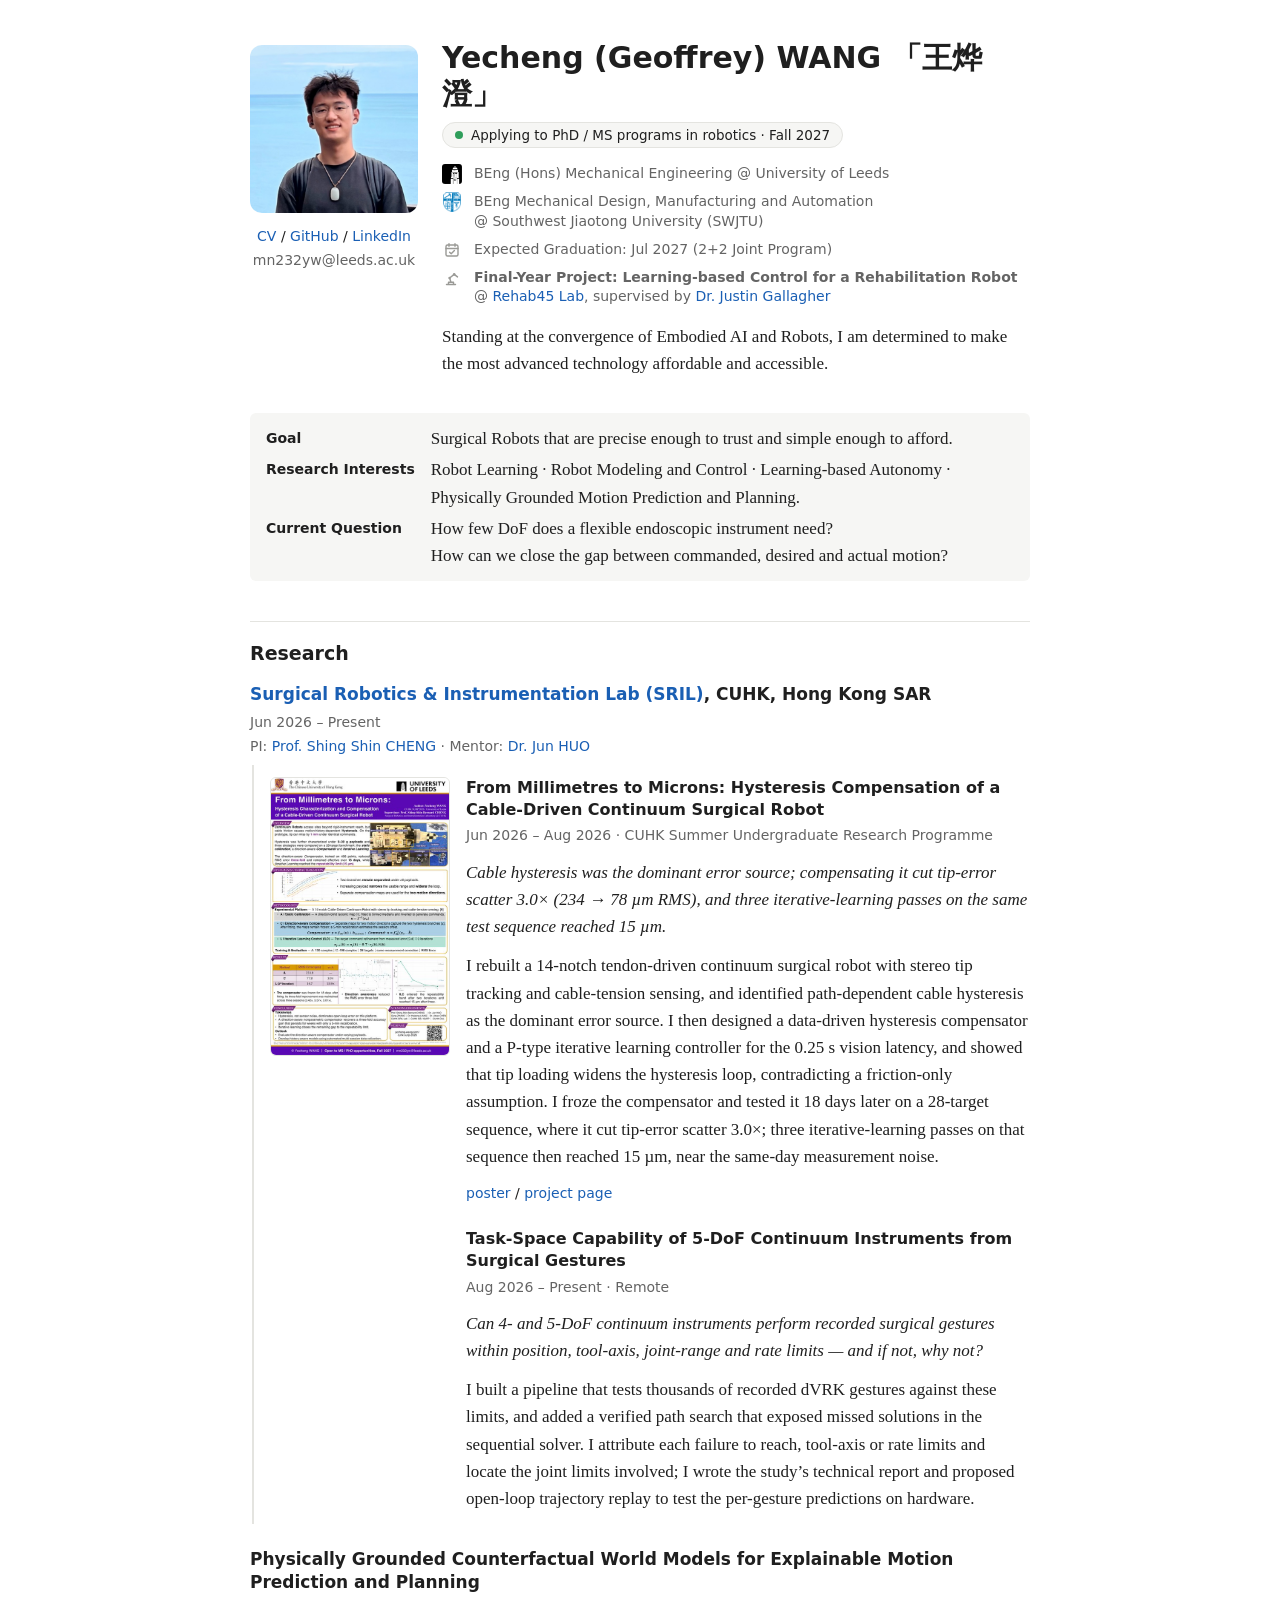
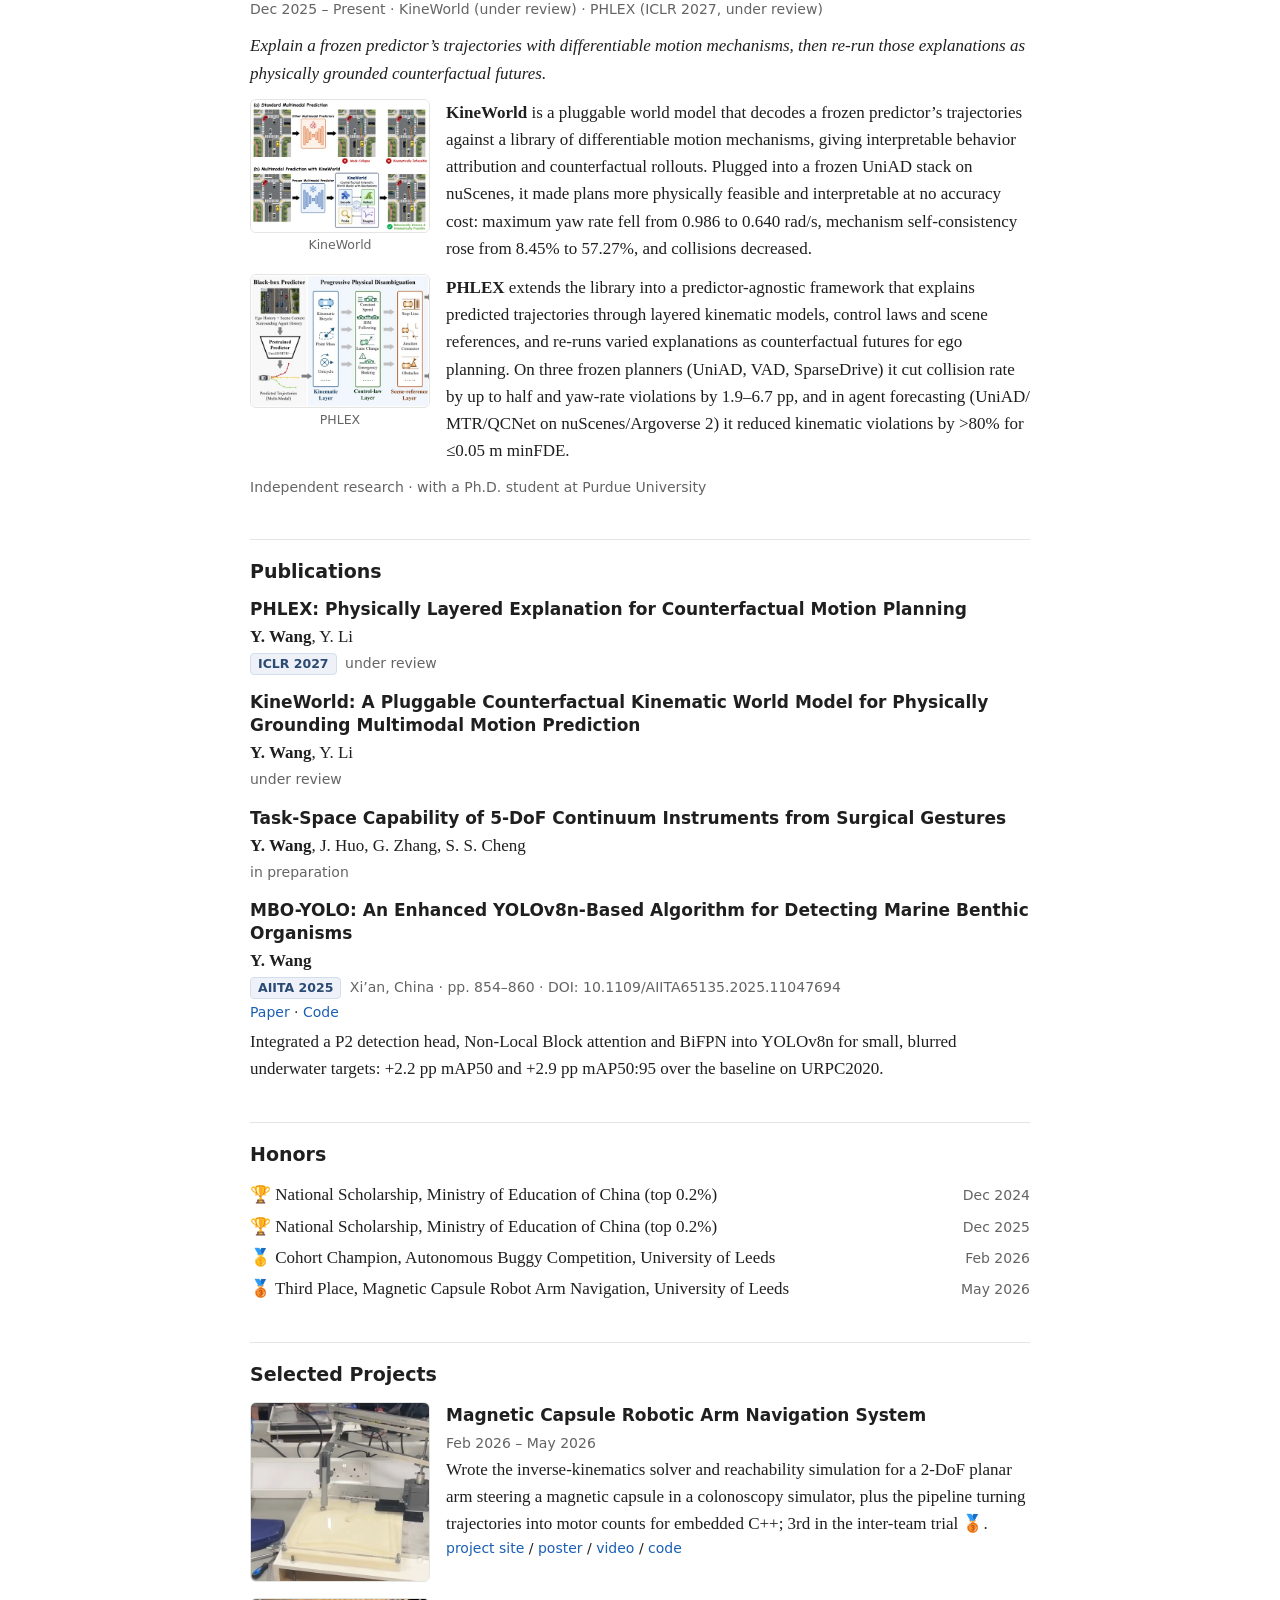
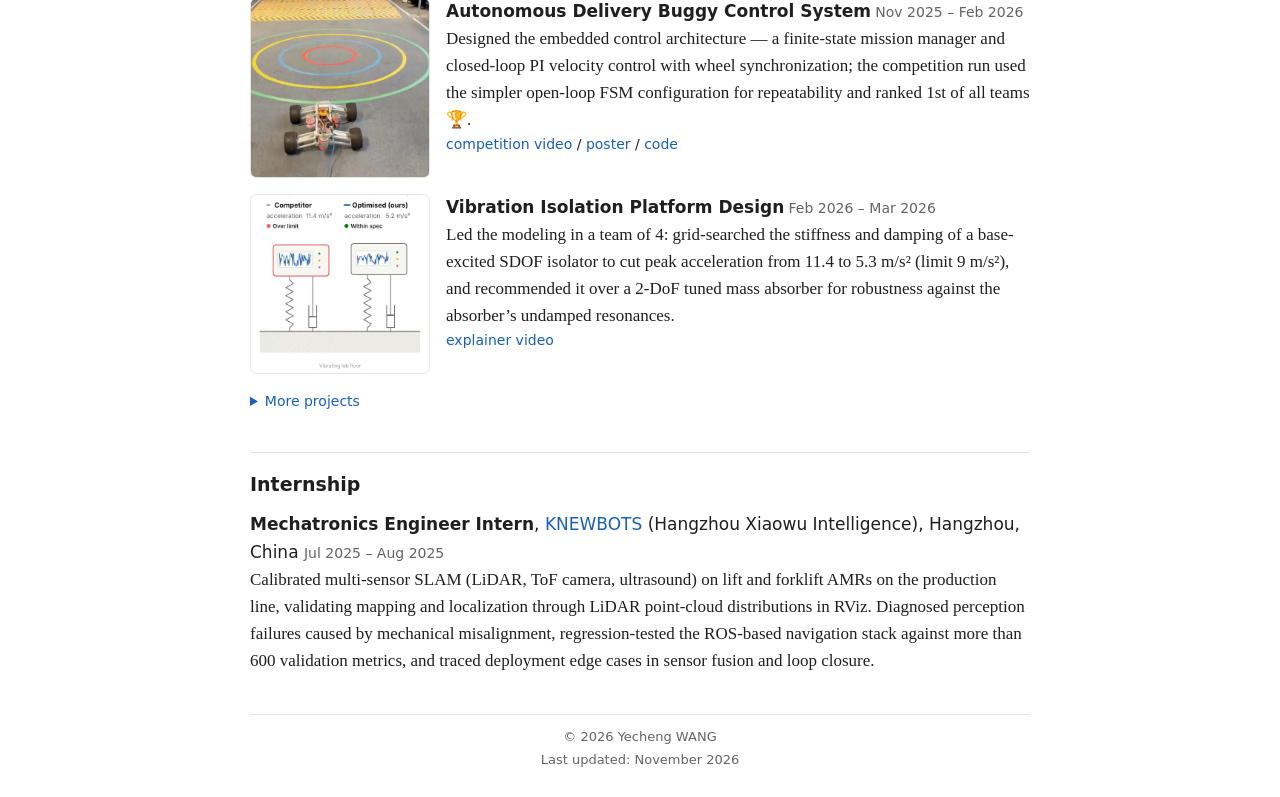
<file: index.html>
<!DOCTYPE html>
<html lang="en">
<head>
  <meta charset="UTF-8">
  <meta name="viewport" content="width=device-width, initial-scale=1.0">
  <title>Yecheng (Geoffrey) WANG</title>
  <meta name="description" content="Yecheng (Geoffrey) WANG — final-year Mechanical Engineering undergraduate at the University of Leeds and SWJTU, applying to robotics PhD programs for Fall 2027. Continuum surgical robots and physically grounded motion prediction.">
  <meta name="color-scheme" content="light dark">
  <meta name="theme-color" content="#ffffff" media="(prefers-color-scheme: light)">
  <meta name="theme-color" content="#121315" media="(prefers-color-scheme: dark)">

  <link rel="icon" type="image/png" sizes="32x32" href="assets/site/favicon-32.png">
  <link rel="icon" type="image/png" sizes="180x180" href="assets/site/favicon-180.png">
  <link rel="apple-touch-icon" href="assets/site/favicon-180.png">

  <meta property="og:type" content="website">
  <meta property="og:site_name" content="Yecheng WANG">
  <meta property="og:url" content="https://yecheng-wang.com/">
  <meta property="og:title" content="Yecheng (Geoffrey) WANG">
  <meta property="og:description" content="Final-year Mechanical Engineering undergraduate (Leeds &amp; SWJTU) applying to robotics PhD programs for Fall 2027. Continuum surgical robot modeling and control; physically grounded motion prediction.">
  <meta property="og:image" content="https://yecheng-wang.com/assets/site/profile.jpg">
  <meta property="og:image:width" content="993">
  <meta property="og:image:height" content="993">
  <meta property="og:image:alt" content="Portrait of Yecheng (Geoffrey) WANG">
  <meta name="twitter:card" content="summary">
  <meta name="twitter:title" content="Yecheng (Geoffrey) WANG">
  <meta name="twitter:description" content="Final-year Mechanical Engineering undergraduate (Leeds &amp; SWJTU) applying to robotics PhD programs for Fall 2027. Continuum surgical robot modeling and control; physically grounded motion prediction.">
  <meta name="twitter:image" content="https://yecheng-wang.com/assets/site/profile.jpg">
  <meta name="twitter:image:alt" content="Portrait of Yecheng (Geoffrey) WANG">

  <link rel="stylesheet" href="style.css">
</head>
<body>
<main>

  <header class="intro">
    <div class="intro-side">
      <img class="portrait" src="assets/site/profile.jpg" alt="Portrait of Yecheng (Geoffrey) WANG" width="993" height="993">
      <p class="links">
        <a href="assets/CV/20261110_Yecheng_WANG_CV_preview.pdf">CV</a> /
        <a href="https://github.com/Geoffrey-WANG-1027">GitHub</a> /
        <a href="https://www.linkedin.com/in/yecheng-geoffrey-wang/?locale=en-US">LinkedIn</a>
      </p>
      <p class="contact">mn232yw@leeds.ac.uk</p>
    </div>
    <div class="intro-text">
      <h1>Yecheng (Geoffrey) WANG <span lang="zh-CN">「王烨澄」</span></h1>
      <p class="status"><span class="status-dot" aria-hidden="true"></span>Applying to PhD / MS programs in robotics · Fall 2027</p>
      <p class="edu">
        <span class="edu-line"><img class="edu-logo edu-logo-mono" src="assets/site/leeds-logo.png" alt="" width="20" height="20"><span>BEng (Hons) Mechanical Engineering @ University of Leeds</span></span>
        <span class="edu-line"><img class="edu-logo" src="assets/site/swjtu-logo-small.png" alt="" width="20" height="20"><span><span class="edu-part">BEng Mechanical Design, Manufacturing and Automation</span> <span class="edu-part">@ Southwest Jiaotong University (SWJTU)</span></span></span>
        <span class="edu-line edu-grad"><svg class="edu-icon" viewBox="-2 -2 20 20" width="20" height="20" aria-hidden="true" focusable="false"><rect x="2" y="3" width="12" height="11" rx="1.5" fill="none" stroke="currentColor" stroke-width="1.4"/><path d="M2 6.5h12M5 1.8v2.4M11 1.8v2.4M5.6 10.2l1.6 1.6 3.2-3.2" fill="none" stroke="currentColor" stroke-width="1.4" stroke-linecap="round" stroke-linejoin="round"/></svg><span><span class="edu-part">Expected Graduation: Jul 2027</span> <span class="edu-part">(2+2 Joint Program)</span></span></span>
        <span class="edu-line edu-grad"><svg class="edu-icon" viewBox="-2 -2 20 20" width="20" height="20" aria-hidden="true" focusable="false"><path d="M2.5 14.5h9M4.5 14.5v-2.3h5v2.3M7 12.2 5.6 8l4.6-3.6 3.3 2.5" fill="none" stroke="currentColor" stroke-width="1.4" stroke-linecap="round" stroke-linejoin="round"/><circle cx="5.6" cy="8" r="1.3" fill="currentColor"/><circle cx="10.2" cy="4.4" r="1.3" fill="currentColor"/></svg><span><span class="edu-part"><strong>Final-Year Project: Learning-based Control for a Rehabilitation Robot</strong></span> <span class="edu-part">@ <a href="https://www.rehab45.com/">Rehab45 Lab</a>, supervised&nbsp;by <a href="https://eps.leeds.ac.uk/mechanical-engineering/staff/384/dr-justin-f-gallagher">Dr.&nbsp;Justin&nbsp;Gallagher</a></span></span></span>
      </p>
      <p>
        Standing at the convergence of Embodied AI and Robots, I am determined to make the most advanced technology affordable and accessible.
      </p>
    </div>
  </header>

  <dl class="focus">
    <dt>Goal</dt>
    <dd>Surgical Robots that are precise enough to trust and simple enough to afford.</dd>
    <dt>Research Interests</dt>
    <dd>Robot Learning · Robot Modeling and Control · Learning-based Autonomy · Physically Grounded Motion Prediction and Planning.</dd>
    <dt>Current Question</dt>
    <dd>How few DoF does a flexible endoscopic instrument need?<br>How can we close the gap between commanded, desired and actual motion?</dd>
  </dl>

  <section>
    <h2>Research</h2>

    <div class="lab">
      <p class="lab-name">
        <a href="https://sites.google.com/view/surgicalroboticslab">Surgical Robotics &amp; Instrumentation Lab (SRIL)</a>, CUHK, Hong Kong SAR
        <span class="date">Jun 2026 – Present</span>
      </p>
      <p class="meta">
        PI: <a href="https://www4.mae.cuhk.edu.hk/peoples/cheng-shing-shin/">Prof.&nbsp;Shing&nbsp;Shin&nbsp;CHENG</a> ·
        Mentor: <a href="https://fokkwan.github.io/huojun.github.io/">Dr.&nbsp;Jun&nbsp;HUO</a>
      </p>

      <article class="entry">
        <div class="thumb"><a href="cuhk-surp-2026/"><img src="assets/site/surp-poster-thumb.jpg" alt="Poster: From Millimetres to Microns (CUHK SURP 2026)" width="480" height="747" loading="lazy"></a></div>
        <div class="entry-text">
          <h3>From Millimetres to Microns: Hysteresis Compensation of a Cable-Driven Continuum Surgical Robot</h3>
          <p class="meta">Jun 2026 – Aug 2026 · CUHK Summer Undergraduate Research Programme</p>
          <p class="takeaway">Cable hysteresis was the dominant error source; compensating it cut tip-error scatter 3.0× (234 → 78 µm RMS), and three iterative-learning passes on the same test sequence reached 15 µm.</p>
          <p>
            I rebuilt a 14-notch tendon-driven continuum surgical robot with stereo tip tracking and cable-tension sensing, and identified path-dependent cable hysteresis as the dominant error source.
            I then designed a data-driven hysteresis compensator and a P-type iterative learning controller for the 0.25 s vision latency, and showed that tip loading widens the hysteresis loop, contradicting a friction-only assumption.
            I froze the compensator and tested it 18 days later on a 28-target sequence, where it cut tip-error scatter 3.0×; three iterative-learning passes on that sequence then reached 15 µm, near the same-day measurement noise.
          </p>
          <p class="links">
            <a href="assets/SURP2026/SURP2026_Poster_From_Millimetres_to_Microns.pdf">poster</a> /
            <a href="cuhk-surp-2026/">project page</a>
          </p>
        </div>
      </article>

      <article class="entry">
        <div class="thumb"></div>
        <div class="entry-text">
          <h3>Task-Space Capability of 5-DoF Continuum Instruments from Surgical Gestures</h3>
          <p class="meta">Aug 2026 – Present · Remote</p>
          <p class="takeaway">Can 4- and 5-DoF continuum instruments perform recorded surgical gestures within position, tool-axis, joint-range and rate limits — and if not, why not?</p>
          <p>
            I built a pipeline that tests thousands of recorded dVRK gestures against these limits, and added a verified path search that exposed missed solutions in the sequential solver.
            I attribute each failure to reach, tool-axis or rate limits and locate the joint limits involved; I wrote the study’s technical report and proposed open-loop trajectory replay to test the per-gesture predictions on hardware.
          </p>
        </div>
      </article>
    </div>

    <article class="group">
      <h3>Physically Grounded Counterfactual World Models for Explainable Motion Prediction and Planning</h3>
      <p class="meta">Dec 2025 – Present · KineWorld (under review) · PHLEX (ICLR 2027, under review)</p>
      <p class="takeaway">Explain a frozen predictor’s trajectories with differentiable motion mechanisms, then re-run those explanations as physically grounded counterfactual futures.</p>
      <div class="entry">
        <figure class="thumb"><a href="assets/KineWorld/KineWorld-overview.jpg"><img src="assets/KineWorld/KineWorld-thumb.jpg" alt="KineWorld overview: standard multimodal predictors show mode collapse or kinematically infeasible trajectories; a frozen predictor with KineWorld yields diverse, feasible ones" width="480" height="355" loading="lazy"></a><figcaption>KineWorld</figcaption></figure>
        <div class="entry-text">
          <p>
            <strong>KineWorld</strong> is a pluggable world model that decodes a frozen predictor’s trajectories against a library of differentiable motion mechanisms, giving interpretable behavior attribution and counterfactual rollouts. Plugged into a frozen UniAD stack on nuScenes, it made plans more physically feasible and interpretable at no accuracy cost: maximum yaw rate fell from 0.986 to 0.640&nbsp;rad/s, mechanism self-consistency rose from 8.45% to 57.27%, and collisions decreased.
          </p>
        </div>
      </div>
      <div class="entry">
        <figure class="thumb"><a href="assets/PHLEX/PHLEX-overview.jpg"><img src="assets/PHLEX/PHLEX-thumb.jpg" alt="PHLEX overview (excerpt): a black-box predictor’s trajectories explained through kinematic, control-law and scene-reference layers" width="480" height="356" loading="lazy"></a><figcaption>PHLEX</figcaption></figure>
        <div class="entry-text">
          <p>
            <strong>PHLEX</strong> extends the library into a predictor-agnostic framework that explains predicted trajectories through layered kinematic models, control laws and scene references, and re-runs varied explanations as counterfactual futures for ego planning.
            On three frozen planners (UniAD, VAD, SparseDrive) it cut collision rate by up to half and yaw-rate violations by 1.9–6.7&nbsp;pp, and in agent forecasting (UniAD/<wbr>MTR/<wbr>QCNet on nuScenes/<wbr>Argoverse&nbsp;2) it reduced kinematic violations by &gt;80% for ≤0.05&nbsp;m minFDE.
          </p>
        </div>
      </div>
      <p class="meta">Independent research · with a Ph.D. student at Purdue University</p>
    </article>
  </section>

  <section>
    <h2>Publications</h2>
    <ul class="pubs">
      <li>
        <p class="pub-title">PHLEX: Physically Layered Explanation for Counterfactual Motion Planning</p>
        <p class="authors"><strong>Y. Wang</strong>, Y. Li</p>
        <p class="venue"><span class="badge">ICLR 2027</span> under review</p>
      </li>
      <li>
        <p class="pub-title">KineWorld: A Pluggable Counterfactual Kinematic World Model for Physically Grounding Multimodal Motion Prediction</p>
        <p class="authors"><strong>Y. Wang</strong>, Y. Li</p>
        <p class="venue">under review</p>
      </li>
      <li>
        <p class="pub-title">Task-Space Capability of 5-DoF Continuum Instruments from Surgical Gestures</p>
        <p class="authors"><strong>Y. Wang</strong>, J. Huo, G. Zhang, S. S. Cheng</p>
        <p class="venue">in preparation</p>
      </li>
      <li>
        <p class="pub-title">MBO-YOLO: An Enhanced YOLOv8n-Based Algorithm for Detecting Marine Benthic Organisms</p>
        <p class="authors"><strong>Y. Wang</strong></p>
        <p class="venue"><span class="badge">AIITA 2025</span> Xi’an, China · pp. 854–860 · DOI: 10.1109/AIITA65135.2025.11047694</p>
        <p class="links">
          <a href="https://doi.org/10.1109/AIITA65135.2025.11047694">Paper</a> ·
          <a href="https://github.com/Geoffrey-WANG-1027/MBO-YOLO">Code</a>
        </p>
        <p class="pub-note">Integrated a P2 detection head, Non-Local Block attention and BiFPN into YOLOv8n for small, blurred underwater targets: +2.2 pp mAP50 and +2.9 pp mAP50:95 over the baseline on URPC2020.</p>
      </li>
    </ul>
  </section>

  <section>
    <h2>Honors</h2>
    <ul class="honors">
      <li><span>🏆 National Scholarship, Ministry of Education of China (top 0.2%)</span> <span class="date">Dec 2024</span></li>
      <li><span>🏆 National Scholarship, Ministry of Education of China (top 0.2%)</span> <span class="date">Dec 2025</span></li>
      <li><span>🥇 Cohort Champion, Autonomous Buggy Competition, University of Leeds</span> <span class="date">Feb 2026</span></li>
      <li><span>🥉 Third Place, Magnetic Capsule Robot Arm Navigation, University of Leeds</span> <span class="date">May 2026</span></li>
    </ul>
  </section>

  <section>
    <h2>Selected Projects</h2>
    <ul class="projects">
      <li class="entry">
        <div class="thumb"><a href="https://drive.google.com/file/d/1rrjkqaAxe2o2ySkoFOdLAn-IhrI9FsUY/view?usp=sharing" aria-label="Full video: magnetic capsule robotic arm"><video src="assets/Colonoscopy/RobotArm.mp4" poster="assets/Colonoscopy/RobotArm.jpg" width="480" height="480" autoplay muted loop playsinline disablepictureinpicture></video></a></div>
        <div class="entry-text">
          <span class="proj-title">Magnetic Capsule Robotic Arm Navigation System</span> <span class="date">Feb 2026 – May 2026</span><br>
          Wrote the inverse-kinematics solver and reachability simulation for a 2-DoF planar arm steering a magnetic capsule in a colonoscopy simulator, plus the pipeline turning trajectories into motor counts for embedded C++; 3rd in the inter-team trial 🥉.
          <span class="links">
            <a href="https://yecheng-wang.com/MECH2636-A3b-Team4/">project site</a> /
            <a href="assets/Colonoscopy/Colonoscopy_Team4_Poster.pdf">poster</a> /
            <a href="https://drive.google.com/file/d/1rrjkqaAxe2o2ySkoFOdLAn-IhrI9FsUY/view?usp=sharing">video</a> /
            <a href="https://yecheng-wang.com/MECH2636-A3b-Team4/#code">code</a>
          </span>
        </div>
      </li>
      <li class="entry">
        <div class="thumb"><a href="https://drive.google.com/file/d/1tDfyhSkPPQLBvlEug_h4g9MyPTMVsvAy/view?usp=sharing" aria-label="Full competition video: autonomous delivery buggy"><video src="assets/Buggy/AutoBuggy.mp4" poster="assets/Buggy/AutoBuggy.jpg" width="480" height="480" autoplay muted loop playsinline disablepictureinpicture></video></a></div>
        <div class="entry-text">
          <span class="proj-title">Autonomous Delivery Buggy Control System</span> <span class="date">Nov 2025 – Feb 2026</span><br>
          Designed the embedded control architecture — a finite-state mission manager and closed-loop PI velocity control with wheel synchronization; the competition run used the simpler open-loop FSM configuration for repeatability and ranked 1st of all teams 🏆.
          <span class="links">
            <a href="https://drive.google.com/file/d/1tDfyhSkPPQLBvlEug_h4g9MyPTMVsvAy/view?usp=sharing">competition video</a> /
            <a href="assets/Buggy/Buggy2_Poster_Group30.pdf">poster</a> /
            <a href="https://github.com/Geoffrey-WANG-1027/Geoffrey-WANG-1027.github.io/blob/main/assets/Buggy/Buggy-Version_09_04Feb2026.ino">code</a>
          </span>
        </div>
      </li>
      <li class="entry">
        <div class="thumb"><a href="assets/Vibration/VibrationPlatform.mp4" aria-label="Full explainer video: vibration isolation platform"><video src="assets/Vibration/VibrationPlatform-loop.mp4" poster="assets/Vibration/VibrationPlatform.jpg" width="480" height="480" autoplay muted loop playsinline disablepictureinpicture></video></a></div>
        <div class="entry-text">
          <span class="proj-title">Vibration Isolation Platform Design</span> <span class="date">Feb 2026 – Mar 2026</span><br>
          Led the modeling in a team of 4: grid-searched the stiffness and damping of a base-excited SDOF isolator to cut peak acceleration from 11.4 to 5.3 m/s² (limit 9 m/s²), and recommended it over a 2-DoF tuned mass absorber for robustness against the absorber’s undamped resonances.
          <span class="links">
            <a href="assets/Vibration/VibrationPlatform.mp4">explainer video</a>
          </span>
        </div>
      </li>
    </ul>

    <details class="more">
      <summary>More projects</summary>
      <ul class="projects">
        <li class="entry">
          <div class="thumb"><a href="assets/Helicopter/Helicopter-success-144-P72-I5.0-D38.mp4" aria-label="Full video: helicopter altitude control"><video src="assets/Helicopter/HoverHelicopter.mp4" poster="assets/Helicopter/HoverHelicopter.jpg" width="480" height="480" autoplay muted loop playsinline disablepictureinpicture></video></a></div>
          <div class="entry-text">
            <span class="proj-title">Helicopter Altitude Control</span> <span class="date">Mar 2025 – Apr 2025</span><br>
            Implemented and tuned a PID altitude controller for a tethered single-axis helicopter rig, run remotely on the University of Leeds ReLOAD platform: take-off, timed hover within ±2 cm of the target height, and landing.
            <span class="links">
              <a href="assets/Helicopter/Helicopter-success-144-P72-I5.0-D38.mp4">video</a> /
              <a href="https://github.com/Geoffrey-WANG-1027/Geoffrey-WANG-1027.github.io/blob/main/assets/Helicopter/helicopter-code-submission.ino">code</a>
            </span>
          </div>
        </li>
        <li>
          <span class="proj-title">Bridge Load Analysis, Simulation and Manufacture</span> <span class="date">Mar 2025 – Apr 2025</span><br>
          Modeled a 2D truss bridge from engineering statics, solved the 24-equation system in MATLAB for load simulation, and built a MATLAB GUI that predicts vulnerable members and maximum load capacity.
          <span class="links">
            <a href="assets/Bridge/Bridge_GUI_Max_Load.png">GUI screenshot</a> /
            <a href="assets/Bridge/Bridge_Model.png">truss model</a> /
            <a href="https://github.com/Geoffrey-WANG-1027/Geoffrey-WANG-1027.github.io/blob/main/assets/Bridge/Bridge_MATLAB_Programme.m">code</a>
          </span>
        </li>
        <li>
          <span class="proj-title">YOLO-Based Automatic-Checkout Cart</span> <span class="date">Apr 2024 – Apr 2025</span><br>
          Built a Raspberry Pi 5 cart prototype fusing a fisheye camera and a load cell, with a 2-DoF pan-tilt laser pointer that flags unrecognized items; a YOLOv8n with Multi-Scale Dilated Attention reached 92.4% mAP@0.5 at &lt;1 s/item on the edge device.
          <span class="links">
            <a href="https://drive.google.com/file/d/1BlUWreXHZuj0EXk5a2Ds2V-Xg8t7brg7/view?usp=drive_link">demo video</a> /
            <a href="assets/SRTP2024/SRTP_YOLO_Cart_Slides.pdf">slides</a>
          </span>
        </li>
      </ul>
    </details>
  </section>

  <section>
    <h2>Internship</h2>
    <ul class="projects">
      <li>
        <span class="proj-head"><span class="proj-title">Mechatronics Engineer Intern</span>, <a href="https://en.knewbots.com/">KNEWBOTS</a> (Hangzhou Xiaowu Intelligence), Hangzhou, China <span class="date">Jul 2025 – Aug 2025</span></span><br>
        Calibrated multi-sensor SLAM (LiDAR, ToF camera, ultrasound) on lift and forklift AMRs on the production line, validating mapping and localization through LiDAR point-cloud distributions in RViz.
        Diagnosed perception failures caused by mechanical misalignment, regression-tested the ROS-based navigation stack against more than 600 validation metrics, and traced deployment edge cases in sensor fusion and loop closure.
      </li>
    </ul>
  </section>

  <footer>
    <p class="updated">© 2026 Yecheng WANG</p>
    <p class="updated">Last updated: November 2026</p>
  </footer>

</main>
<script>
  // Project clips autoplay muted; with reduced motion they stay on their still frame.
  if (matchMedia('(prefers-reduced-motion: reduce)').matches)
    document.querySelectorAll('video[autoplay]').forEach(v => { v.autoplay = false; v.pause(); });
</script>
</body>
</html>
</file>
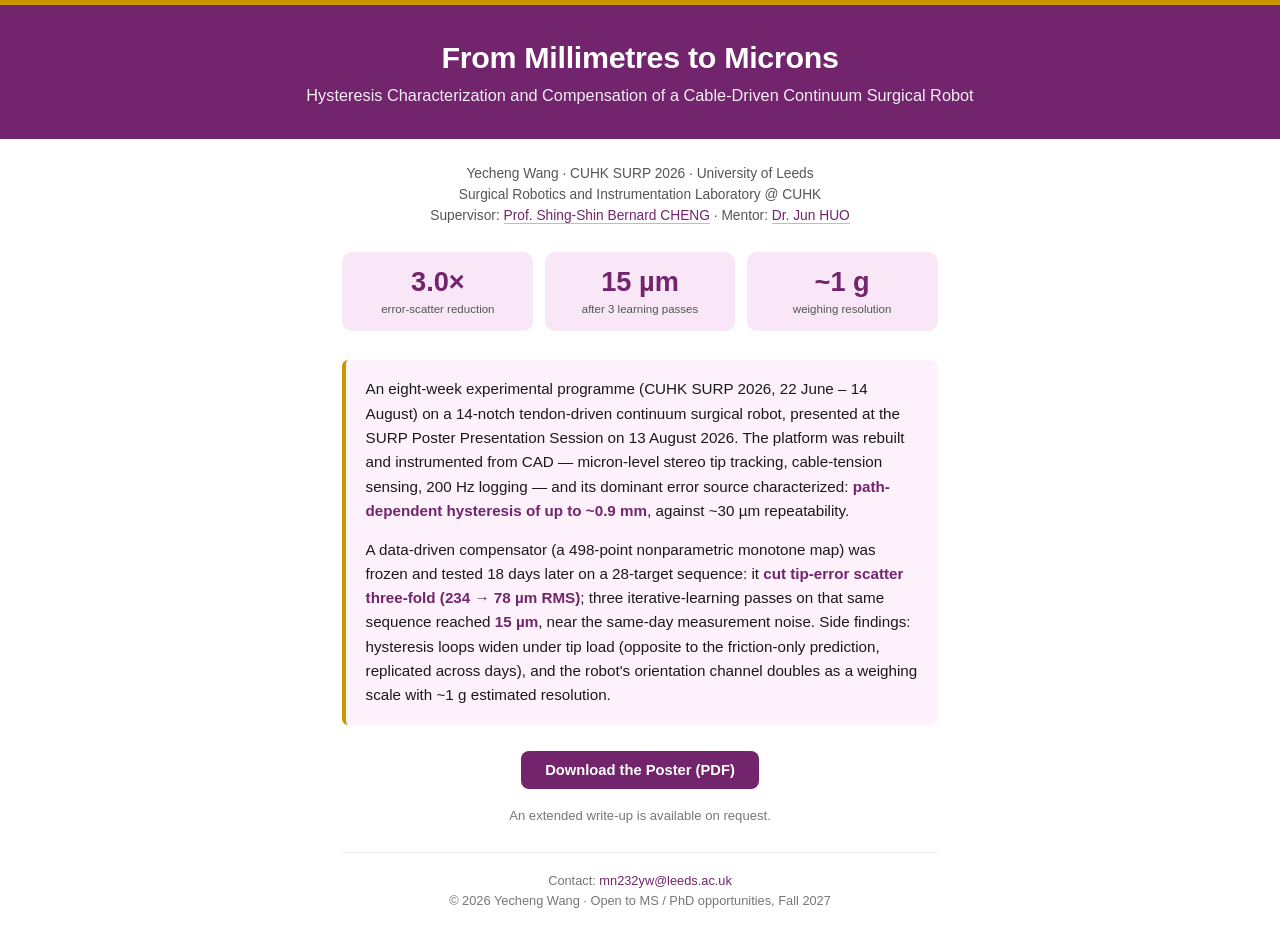
<file: cuhk-surp-2026/index.html>
<!DOCTYPE html>
<html lang="en">
<head>
<meta charset="utf-8">
<meta name="viewport" content="width=device-width, initial-scale=1">
<meta name="robots" content="noindex">
<title>From Millimetres to Microns — CUHK SURP 2026</title>
<style>
  /* Brand: CUHK 255C purple + 117C gold (institutional layer only), Helvetica Neue.
     Mobile-first: QR scanners arrive on phones. Self-contained, no external assets. */
  :root {
    --purple: #72246C;
    --gold: #C99700;
    --card: #F9E6F6;
    --wash: #FDF2FB;
    --ink: #1A1A1A;
  }
  * { margin: 0; padding: 0; box-sizing: border-box; }
  body {
    font-family: "Helvetica Neue", Helvetica, Arial, sans-serif;
    color: var(--ink);
    background: #fff;
    -webkit-font-smoothing: antialiased;
  }
  .banner {
    background: var(--purple);
    border-top: 5px solid var(--gold);
    color: #fff;
    padding: 2.2rem 1.4rem 2rem;
    text-align: center;
  }
  .banner h1 { font-size: 1.9rem; font-weight: 700; letter-spacing: -0.01em; }
  .banner p.sub {
    font-weight: 300;
    font-size: 1.02rem;
    margin-top: 0.55rem;
    opacity: 0.92;
    line-height: 1.4;
  }
  main { max-width: 640px; margin: 0 auto; padding: 1.6rem 1.4rem 2.5rem; }
  .byline {
    text-align: center;
    font-size: 0.86rem;
    color: #555;
    line-height: 1.5;
    margin-bottom: 1.6rem;
  }
  .byline a {
    color: var(--purple);
    text-decoration: none;
    border-bottom: 1px solid rgba(114, 36, 108, 0.35);
  }
  .byline a:hover { border-bottom-color: var(--purple); }
  .stats {
    display: flex;
    gap: 0.7rem;
    justify-content: center;
    flex-wrap: wrap;
    margin-bottom: 1.8rem;
  }
  .stat {
    background: var(--card);
    border-radius: 10px;
    padding: 0.9rem 1.1rem;
    text-align: center;
    min-width: 30%;
    flex: 1 1 30%;
  }
  .stat .num { color: var(--purple); font-size: 1.7rem; font-weight: 700; }
  .stat .label { font-size: 0.72rem; color: #555; margin-top: 0.2rem; line-height: 1.3; }
  .summary {
    background: var(--wash);
    border-left: 4px solid var(--gold);
    border-radius: 6px;
    padding: 1.1rem 1.2rem;
    font-size: 0.95rem;
    line-height: 1.6;
    margin-bottom: 1.6rem;
  }
  .summary p + p { margin-top: 0.9rem; }
  .summary strong { color: var(--purple); }
  .poster-row { text-align: center; margin-bottom: 1.2rem; }
  .poster-btn {
    display: inline-block;
    background: var(--purple);
    color: #fff;
    padding: 0.7rem 1.5rem;
    border-radius: 8px;
    text-decoration: none;
    font-size: 0.92rem;
    font-weight: 600;
  }
  .poster-btn:hover { opacity: 0.9; }
  .request-note {
    text-align: center;
    font-size: 0.82rem;
    color: #777;
    margin-bottom: 1.8rem;
  }
  footer {
    text-align: center;
    font-size: 0.8rem;
    color: #777;
    line-height: 1.6;
    border-top: 1px solid #eee;
    padding-top: 1.1rem;
  }
  footer a { color: var(--purple); text-decoration: none; }
</style>
</head>
<body>
  <div class="banner">
    <h1>From Millimetres to Microns</h1>
    <p class="sub">Hysteresis Characterization and Compensation of a Cable-Driven Continuum Surgical Robot</p>
  </div>
  <main>
    <p class="byline">
      Yecheng Wang · CUHK SURP 2026 · University of Leeds<br>
      Surgical Robotics and Instrumentation Laboratory @ CUHK<br>
      Supervisor: <a href="https://www4.mae.cuhk.edu.hk/peoples/cheng-shing-shin/">Prof. Shing-Shin Bernard CHENG</a>
      · Mentor: <a href="https://fokkwan.github.io/huojun.github.io/">Dr. Jun HUO</a>
    </p>
    <div class="stats">
      <div class="stat"><div class="num">3.0&times;</div><div class="label">error-scatter reduction</div></div>
      <div class="stat"><div class="num">15 &micro;m</div><div class="label">after 3 learning passes</div></div>
      <div class="stat"><div class="num">~1 g</div><div class="label">weighing resolution</div></div>
    </div>
    <div class="summary">
      <p>An eight-week experimental programme (CUHK SURP 2026, 22 June – 14 August) on a
      14-notch tendon-driven continuum surgical robot, presented at the SURP Poster
      Presentation Session on 13 August 2026. The platform was rebuilt and instrumented
      from CAD — micron-level stereo tip tracking, cable-tension sensing, 200&nbsp;Hz
      logging — and its dominant error source characterized: <strong>path-dependent
      hysteresis of up to ~0.9&nbsp;mm</strong>, against ~30&nbsp;µm repeatability.</p>
      <p>A data-driven compensator (a 498-point nonparametric monotone map) was frozen and
      tested 18 days later on a 28-target sequence: it <strong>cut tip-error scatter
      three-fold (234 → 78&nbsp;µm RMS)</strong>; three iterative-learning passes on that
      same sequence reached <strong>15&nbsp;µm</strong>, near the same-day measurement
      noise. Side findings: hysteresis loops widen under tip
      load (opposite to the friction-only prediction, replicated across days), and the
      robot's orientation channel doubles as a weighing scale with ~1&nbsp;g estimated
      resolution.</p>
    </div>
    <p class="poster-row">
      <a class="poster-btn" href="../assets/SURP2026/SURP2026_Poster_From_Millimetres_to_Microns.pdf">Download the Poster (PDF)</a>
    </p>
    <p class="request-note">An extended write-up is available on request.</p>
    <footer>
      Contact: <a href="mailto:mn232yw@leeds.ac.uk">mn232yw@leeds.ac.uk</a><br>
      &copy; 2026 Yecheng Wang · Open to MS / PhD opportunities, Fall 2027
    </footer>
  </main>
</body>
</html>
</file>
<file: style.css>
/* ---------- Design tokens ---------- */
:root {
  color-scheme: light dark;

  /* colour */
  --bg: #ffffff;
  --surface: #f6f6f4;
  --text: #1f1f1f;
  --muted: #646464;
  --faint: #9a9a96;
  --rule: #e4e4e0;
  --link: #1a5fb4;
  --link-hover: #c4540a;
  --focus: #1a5fb4;
  --badge-bg: #eef2f8;
  --badge-border: #d3deec;
  --badge-text: #2b4a74;
  --status-dot: #2f9e5b;
  --mono-logo-filter: none;

  /* type: serif for reading, sans for titles and labels; system fonts only */
  --font-serif: ui-serif, "New York", "Iowan Old Style", "Palatino Linotype", Palatino, Georgia, Cambria, "Times New Roman", "Songti SC", "Noto Serif CJK SC", serif;
  --font-sans: system-ui, -apple-system, BlinkMacSystemFont, "Segoe UI", Roboto, "Helvetica Neue", Arial, "PingFang SC", "Hiragino Sans GB", "Noto Sans CJK SC", "Microsoft YaHei", sans-serif;
  --fs-body: 17px;
  --fs-label: 14px;
  --fs-badge: 12.5px;
  --fs-h1: 30px;
  --fs-h2: 19px;
  --fs-h3: 16px;
  --lh-body: 1.6;
  --lh-tight: 1.35;

  /* space and layout */
  --measure: 780px;
  --gutter: 16px;
  --space-1: 4px;
  --space-2: 8px;
  --space-3: 12px;
  --space-4: 16px;
  --space-5: 24px;
  --space-6: 40px;
  --radius: 6px;
  --radius-portrait: 12px;
  --portrait: 168px;
  --thumb-w: 180px;

  /* motion */
  --dur: 150ms;
}

@media (prefers-color-scheme: dark) {
  :root {
    --bg: #121315;
    --surface: #1b1d20;
    --text: #e7e5e1;
    --muted: #a3a19c;
    --faint: #7a7874;
    --rule: #2c2e32;
    --link: #79b0f2;
    --link-hover: #f2a65a;
    --focus: #79b0f2;
    --badge-bg: #1d2633;
    --badge-border: #2f4360;
    --badge-text: #b5cdf0;
    --status-dot: #4cc27d;
    --mono-logo-filter: invert(1);   /* black Leeds square becomes white; its transparent tower stays see-through */
  }
}

/* ---------- Base ---------- */
* { box-sizing: border-box; }

html { -webkit-text-size-adjust: 100%; }

body {
  margin: 0;
  background: var(--bg);
  color: var(--text);
  font-family: var(--font-serif);
  font-size: var(--fs-body);
  line-height: var(--lh-body);
}

main {
  max-width: calc(var(--measure) + 2 * var(--gutter));
  margin: 0 auto;
  padding: var(--space-6) var(--gutter) var(--space-5);
}

p { margin: 0 0 var(--space-3); }

a {
  color: var(--link);
  text-decoration: none;
  transition: color var(--dur) ease;
}
a:hover { color: var(--link-hover); text-decoration: underline; }
a:focus-visible, summary:focus-visible {
  outline: 2px solid var(--focus);
  outline-offset: 2px;
  border-radius: 2px;
}

/* Titles and labels use the sans stack */
h1, h2, h3,
.status, .links, .contact, .meta, .date, .badge, .venue,
.focus dt, .lab-name, .pub-title, .proj-title, .more summary, footer {
  font-family: var(--font-sans);
}

h1 { font-size: var(--fs-h1); font-weight: 600; line-height: 1.2; margin: 0 0 var(--space-2); }
section { margin-top: var(--space-6); padding-top: var(--space-4); border-top: 1px solid var(--rule); }
h2 { font-size: var(--fs-h2); font-weight: 600; margin: 0 0 var(--space-3); }
h3 { font-size: var(--fs-h3); font-weight: 600; line-height: var(--lh-tight); margin: 0 0 var(--space-1); }

.meta, .date, .contact { color: var(--muted); font-size: var(--fs-label); }
.links { font-size: var(--fs-label); }
.date { white-space: nowrap; font-weight: 400; }

/* ---------- Header ---------- */
.intro { display: flex; align-items: flex-start; gap: var(--space-5); }
.intro-text { flex: 1; min-width: 0; }
.intro-text > p:not([class]) { text-wrap: balance; text-wrap: pretty; }   /* bio: no one-word last line; balance where pretty is unsupported */
.intro-side { flex: 0 0 auto; display: flex; flex-direction: column; align-items: center; text-align: center; padding-top: 5px; }   /* portrait top sits on the h1 cap line */
.intro-side .links { margin: var(--space-3) 0 2px; }
.intro-side .contact { margin: 0; }
.portrait {
  flex: 0 0 auto;
  width: var(--portrait);
  height: var(--portrait);
  border-radius: var(--radius-portrait);
  object-fit: cover;
}

.status {
  display: inline-flex;
  align-items: center;
  gap: var(--space-2);
  margin-bottom: var(--space-4);
  padding: 3px var(--space-3);
  border: 1px solid var(--rule);
  border-radius: 999px;
  background: var(--surface);
  font-size: 13.5px;
  line-height: 1.4;
}
.status-dot {
  flex: 0 0 auto;
  width: 8px;
  height: 8px;
  border-radius: 50%;
  background: var(--status-dot);
}

/* Education: one row per line, 20 px mark + 12 px gap + muted text (after the old site's rows) */
.edu {
  display: flex;
  flex-direction: column;
  gap: var(--space-2);
  margin: 0 0 var(--space-4);
  font-family: var(--font-sans);
  font-size: var(--fs-label);
  line-height: 1.4;
}
.edu-line { display: flex; align-items: flex-start; gap: var(--space-3); color: var(--muted); font-weight: 500; }   /* mark aligns with the first line, not the block centre */
.edu-grad { font-weight: 400; }
.edu-line > span { text-wrap: balance; }
.edu-part { display: inline-block; }   /* a long line breaks between parts, e.g. before "@ Southwest…" */
.edu-logo {
  flex: 0 0 auto;
  width: 20px;
  height: 20px;
  object-fit: contain;
  border-radius: 3px;
}
.edu-logo-mono { filter: var(--mono-logo-filter); }
.edu-icon { flex: 0 0 auto; width: 20px; height: 20px; color: var(--faint); }

/* Goal / interests / current question */
.focus {
  display: grid;
  grid-template-columns: max-content 1fr;
  gap: var(--space-1) var(--space-4);
  margin: var(--space-5) 0 0;
  padding: var(--space-3) var(--space-4);
  background: var(--surface);
  border-radius: var(--radius);
}
.focus dt { font-weight: 600; font-size: var(--fs-label); line-height: var(--lh-body); padding-top: 2px; }
.focus dd { margin: 0; }

/* ---------- Research ---------- */
.lab { margin-bottom: var(--space-3); }
.lab-name { font-weight: 600; margin-bottom: 0; }
.lab > .meta { margin-bottom: var(--space-2); }
.lab .entry { margin-left: 2px; padding-left: var(--space-4); border-left: 2px solid var(--rule); }

.entry { display: flex; gap: var(--space-4); padding: var(--space-3) 0; }
.thumb { flex: 0 0 var(--thumb-w); }
.thumb:empty { display: none; }
.lab .thumb:empty { display: block; }   /* keeps P2 text aligned with P1 inside the lab block */
.thumb img, .thumb video { display: block; width: var(--thumb-w); height: auto; border: 1px solid var(--rule); border-radius: var(--radius); }
.thumb video { background: var(--surface); }   /* placeholder until the still frame loads */
figure.thumb { margin: 0; }
.thumb figcaption { margin-top: 2px; color: var(--muted); font-family: var(--font-sans); font-size: var(--fs-badge); text-align: center; }
.entry-text { flex: 1; min-width: 0; }
.entry-text p { text-wrap: pretty; }   /* no one-word last line where supported */
section > .entry h3, .group > h3 { font-size: var(--fs-body); }   /* top-level entry title = same size as .lab-name / .proj-title */
.group { padding-top: var(--space-3); }   /* full-width head, then one figure + paragraph row per paper */
.group .entry { padding: 0; margin-bottom: var(--space-3); }
.takeaway { font-style: italic; }

/* ---------- Publications ---------- */
.pubs { list-style: none; padding: 0; margin: 0; }
.pubs li { margin-bottom: var(--space-4); }
.pubs p { margin-bottom: 2px; }
.pub-title { font-weight: 600; font-size: var(--fs-body); line-height: var(--lh-tight); }
.venue { color: var(--muted); font-size: var(--fs-label); overflow-wrap: anywhere; }
.badge {
  display: inline-block;
  margin-right: var(--space-1);
  padding: 0 7px;
  border: 1px solid var(--badge-border);
  border-radius: 4px;
  background: var(--badge-bg);
  color: var(--badge-text);
  font-size: var(--fs-badge);
  font-weight: 600;
  line-height: 1.6;
}
.pub-note { margin-top: var(--space-1); }

/* ---------- Honors ---------- */
.honors { list-style: none; padding: 0; margin: 0; }
.honors li { display: flex; justify-content: space-between; align-items: baseline; gap: var(--space-4); margin-bottom: var(--space-1); }

/* ---------- Projects, internship ---------- */
.projects { list-style: none; padding: 0; margin: 0; }
.projects li { margin-bottom: var(--space-4); }
.proj-title { font-weight: 600; }
.proj-head { font-family: var(--font-sans); }
.projects .links { display: block; }
.projects .entry { padding: 0; }   /* project with a clip: same rhythm as a plain project row */

.more summary { cursor: pointer; color: var(--link); font-size: var(--fs-label); margin-bottom: var(--space-3); transition: color var(--dur) ease; }
.more summary:hover { color: var(--link-hover); }

/* ---------- Consistent space above each section rule ---------- */
section > :last-child { margin-bottom: 0; }
.lab > :last-child, .group > :last-child, .entry-text > :last-child { margin-bottom: 0; }
section > .entry:last-child { padding-bottom: 0; }
section > :last-child > li:last-child { margin-bottom: 0; }   /* only the list that closes the section */
.pubs li:last-child > :last-child { margin-bottom: 0; }
.more summary { margin-bottom: 0; }
.more[open] summary { margin-bottom: var(--space-3); }

/* ---------- Footer ---------- */
footer { margin-top: var(--space-6); padding-top: var(--space-3); border-top: 1px solid var(--rule); text-align: center; }
footer p { margin: 0 0 2px; }
.updated { color: var(--muted); font-size: 13px; }

/* ---------- Narrow screens (single breakpoint) ---------- */
@media (max-width: 600px) {
  :root { --fs-body: 16px; --fs-h1: 26px; --portrait: 140px; }
  main { padding-top: 32px; }
  .intro { flex-direction: column; align-items: stretch; gap: var(--space-2); }
  .intro-side { display: contents; }
  .intro-side .portrait { order: -1; align-self: center; margin-bottom: var(--space-3); }
  .intro-text { order: 0; }
  .intro-side .links, .intro-side .contact { order: 1; text-align: center; }
  .intro-side .links { margin-top: var(--space-2); }
  h1 span[lang="zh-CN"] { display: block; margin-left: -0.5em; }   /* 「 carries a blank left half; pull it back to the margin */
  .focus { grid-template-columns: 1fr; gap: 0; }
  .focus dd { margin-bottom: var(--space-2); }
  .entry { flex-direction: column; gap: var(--space-2); }
  .thumb { flex-basis: auto; }
  .lab .thumb:empty { display: none; }
  .thumb img, .thumb video { width: 50%; }
  figure.thumb { width: 50%; }   /* caption centred under the half-width figure */
  figure.thumb img { width: 100%; }
  .lab .entry { padding-left: var(--space-3); }
  .honors li { flex-direction: column; gap: 0; margin-bottom: var(--space-2); }
}

/* ---------- Reduced motion ---------- */
@media (prefers-reduced-motion: reduce) {
  *, *::before, *::after {
    animation-duration: 0.01ms !important;
    animation-iteration-count: 1 !important;
    transition-duration: 0.01ms !important;
    scroll-behavior: auto !important;
  }
}
</file>
